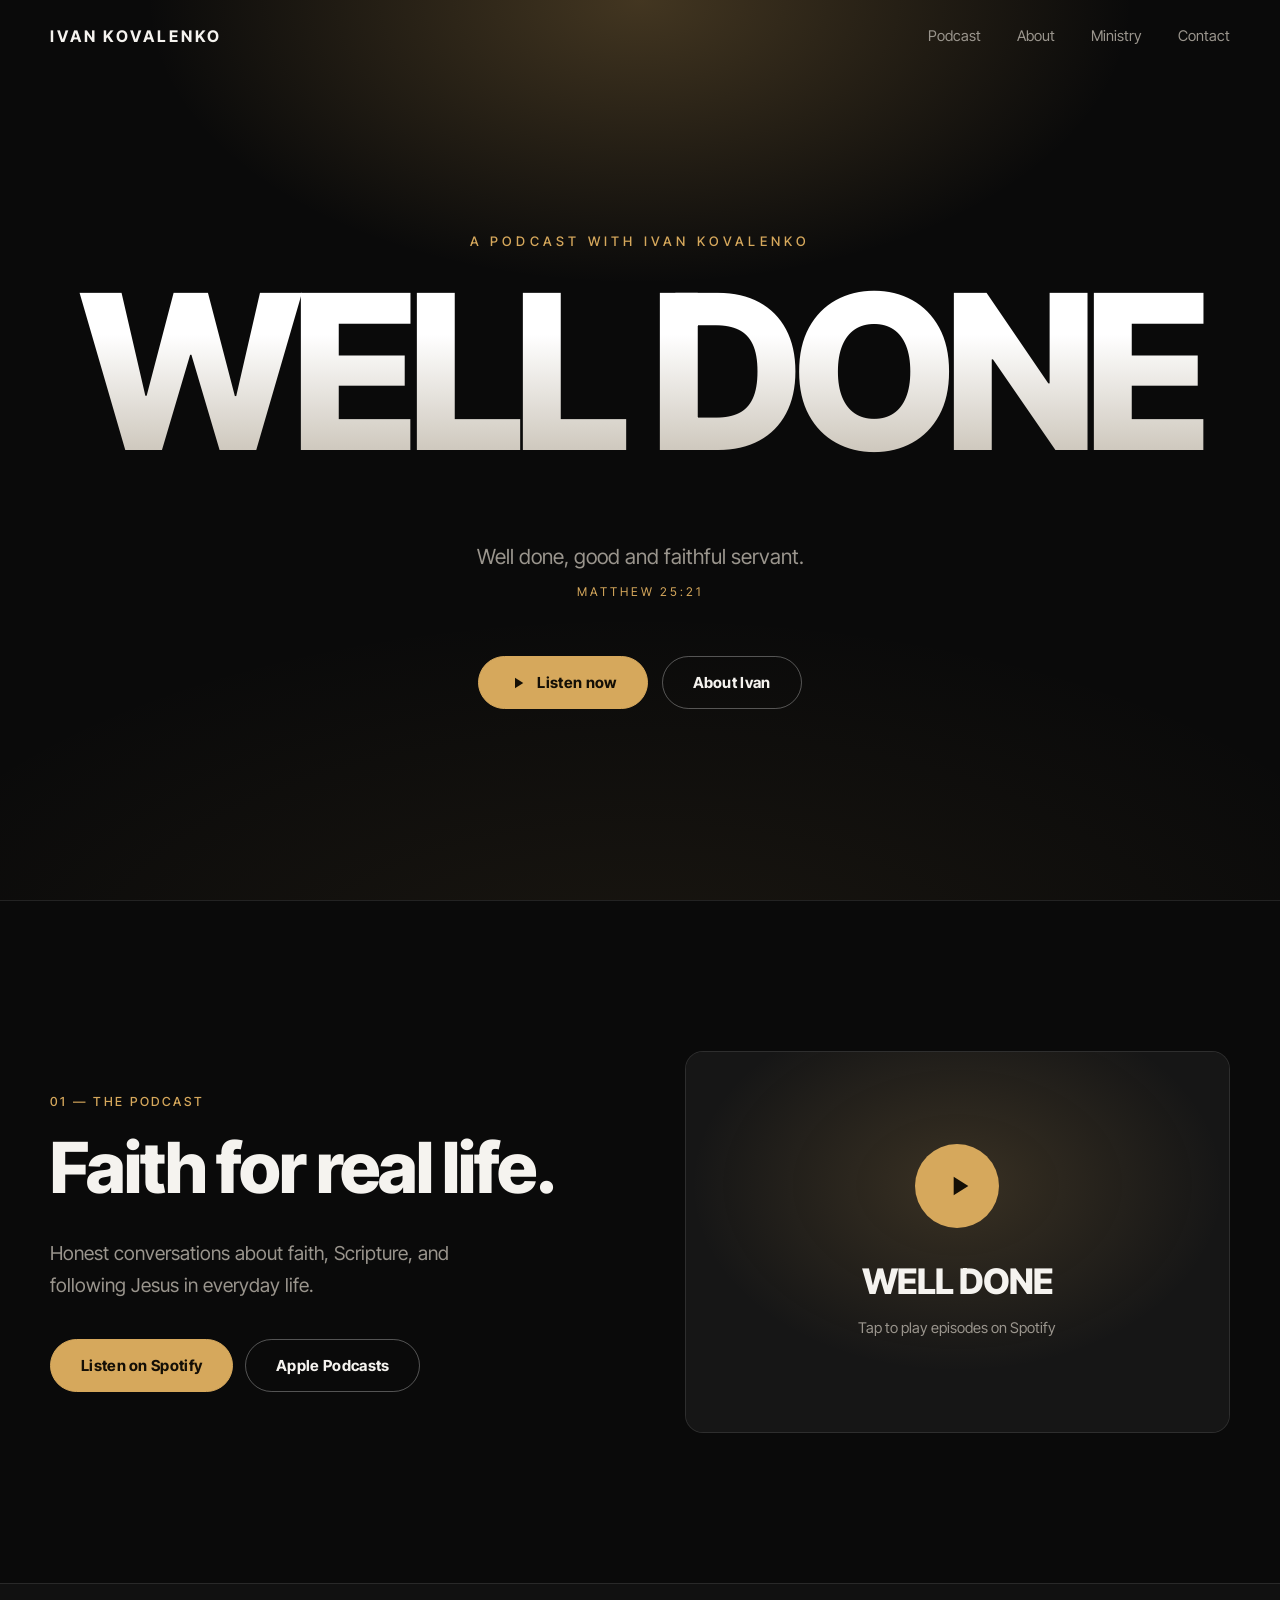
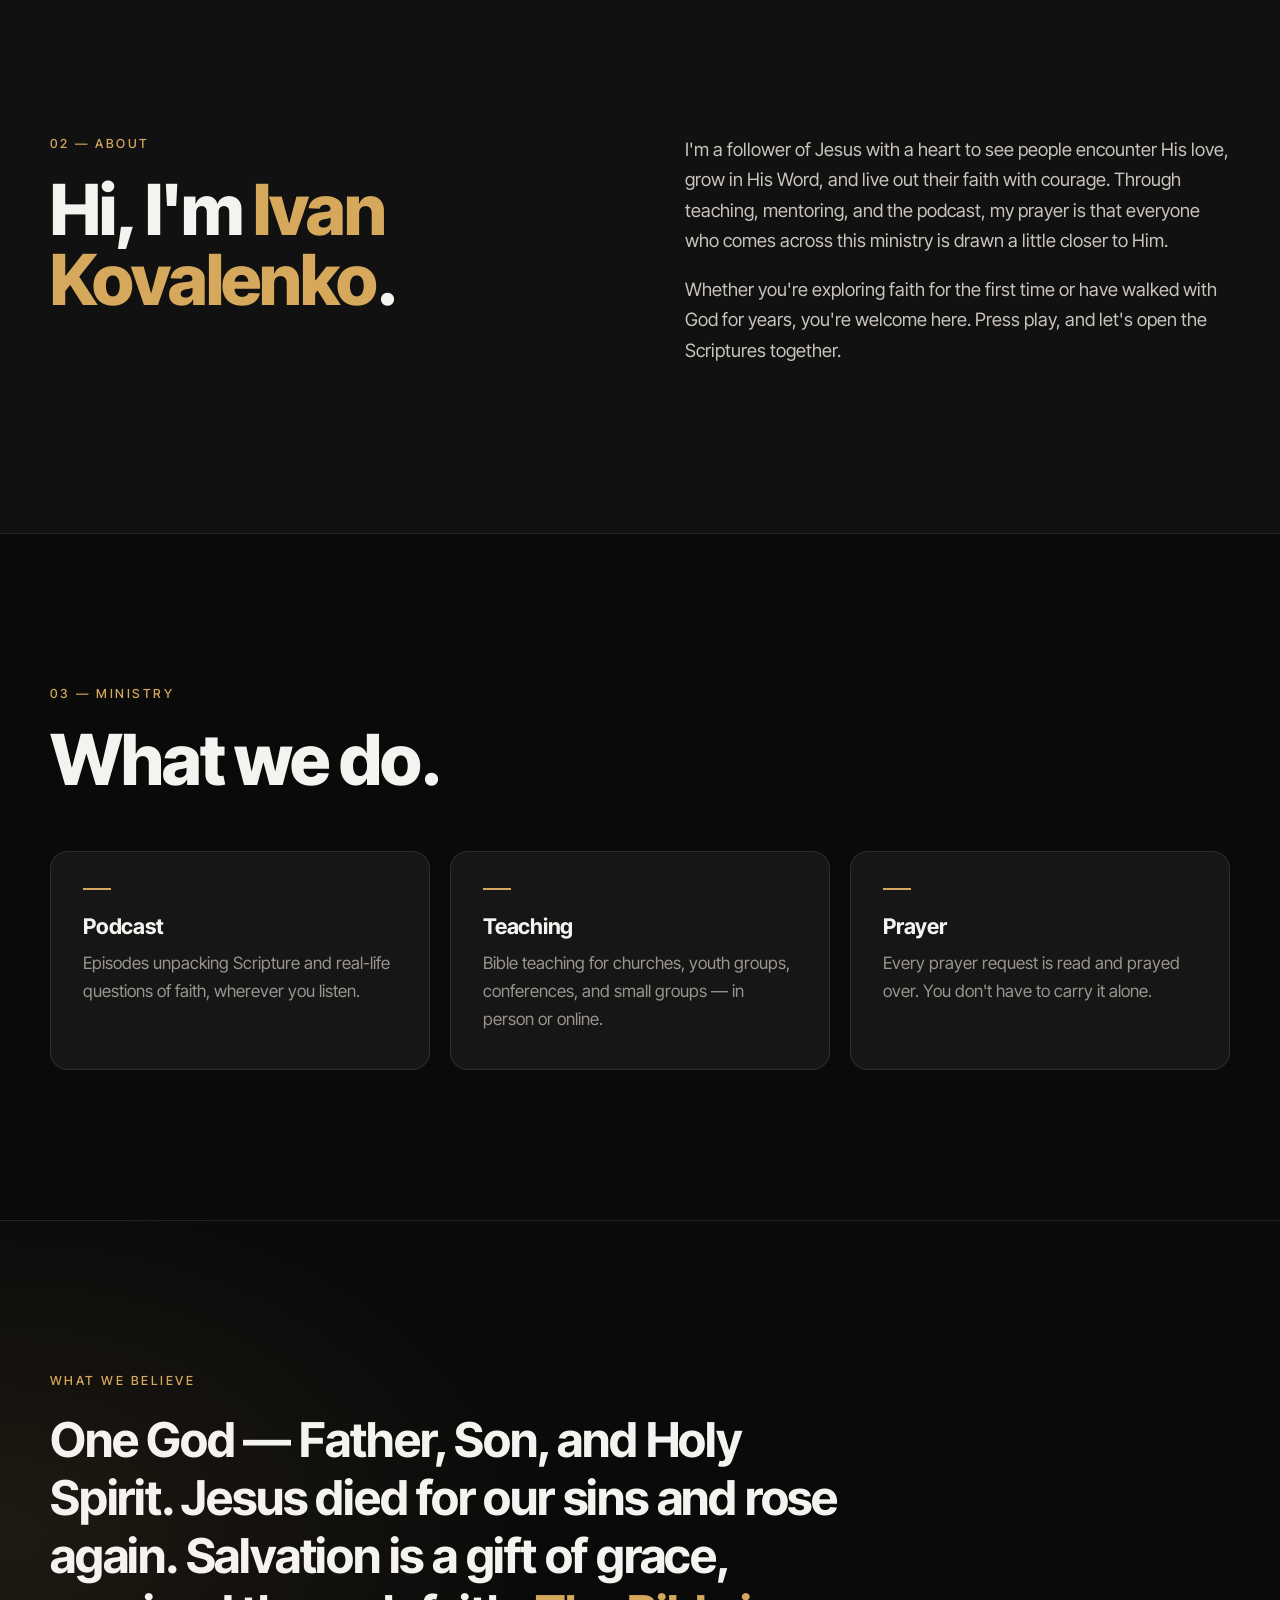
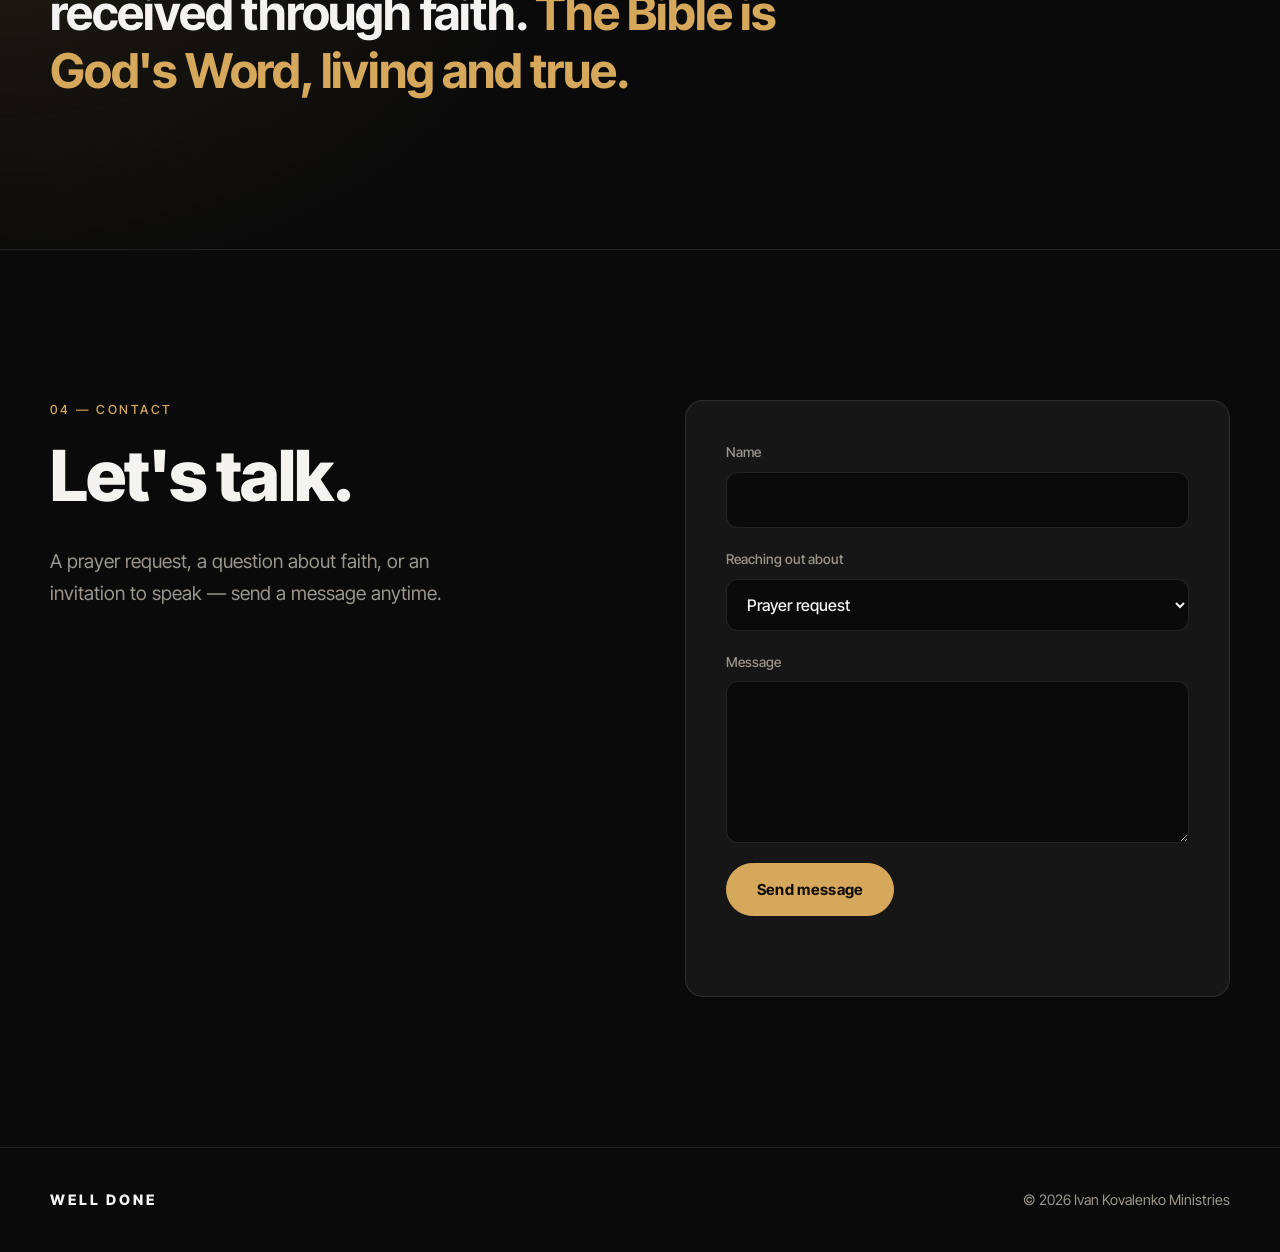
<file: index.html>
<!doctype html>
<html lang="en">
<head>
  <meta charset="utf-8" />
  <meta name="viewport" content="width=device-width, initial-scale=1" />
  <title>Well Done — a podcast with Ivan Kovalenko</title>
  <meta name="description" content="Well Done — a podcast about faith with Ivan Kovalenko. Teaching, encouragement, and prayer." />
  <meta property="og:title" content="Well Done — a podcast with Ivan Kovalenko" />
  <meta property="og:description" content="A podcast about faith, Scripture, and following Jesus in everyday life." />
  <meta property="og:type" content="website" />
  <meta name="theme-color" content="#0a0a0a" />
  <link rel="icon" href="assets/favicon.svg" type="image/svg+xml" />
  <link rel="preconnect" href="https://fonts.googleapis.com" />
  <link rel="preconnect" href="https://fonts.gstatic.com" crossorigin />
  <link href="https://fonts.googleapis.com/css2?family=Inter+Tight:wght@400;500;700;800&display=swap" rel="stylesheet" />
  <link rel="stylesheet" href="styles.css" />
  <script src="config.js" defer></script>
  <script src="main.js" defer></script>
</head>
<body>
  <header class="nav">
    <div class="wrap nav__inner">
      <a class="brand" href="#top" data-site="name">Ivan Kovalenko</a>
      <button class="nav__toggle" aria-expanded="false" aria-controls="nav-links" aria-label="Menu">
        <span></span><span></span>
      </button>
      <nav id="nav-links" class="nav__links">
        <a href="#podcast">Podcast</a>
        <a href="#about">About</a>
        <a href="#ministry">Ministry</a>
        <a href="#contact">Contact</a>
      </nav>
    </div>
  </header>

  <main id="top">
    <!-- HERO -->
    <section class="hero">
      <div class="wrap hero__inner">
        <p class="kicker">A podcast with <span data-site="name">Ivan Kovalenko</span></p>
        <h1 class="hero__title">Well Done</h1>
        <p class="hero__verse"><span data-site="heroVerse.text">Well done, good and faithful servant.</span> <span class="hero__ref" data-site="heroVerse.ref">Matthew 25:21</span></p>
        <div class="actions">
          <a class="btn" href="#podcast">
            <svg viewBox="0 0 24 24" aria-hidden="true"><path fill="currentColor" d="M8 5v14l11-7z"/></svg>
            Listen now
          </a>
          <a class="btn btn--ghost" href="#about">About Ivan</a>
        </div>
      </div>
    </section>

    <!-- PODCAST -->
    <section class="section" id="podcast">
      <div class="wrap split">
        <div>
          <p class="label">01 — The Podcast</p>
          <h2>Faith for real life.</h2>
          <p class="lead" data-site="podcast.description">Honest conversations about faith, Scripture, and following Jesus in everyday life.</p>
          <div class="platforms" id="platforms"></div>
        </div>
        <div class="player" id="player"></div>
      </div>
    </section>

    <!-- ABOUT -->
    <section class="section section--alt" id="about">
      <div class="wrap split split--top">
        <div>
          <p class="label">02 — About</p>
          <h2>Hi, I'm <span class="gold" data-site="name">Ivan Kovalenko</span>.</h2>
        </div>
        <div class="prose">
          <p>
            I'm a follower of Jesus with a heart to see people encounter His love, grow in His Word,
            and live out their faith with courage. Through teaching, mentoring, and the podcast,
            my prayer is that everyone who comes across this ministry is drawn a little closer to Him.
          </p>
          <p>
            Whether you're exploring faith for the first time or have walked with God for years,
            you're welcome here. Press play, and let's open the Scriptures together.
          </p>
        </div>
      </div>
    </section>

    <!-- MINISTRY -->
    <section class="section" id="ministry">
      <div class="wrap">
        <p class="label">03 — Ministry</p>
        <h2>What we do.</h2>
        <div class="pillars">
          <article>
            <h3>Podcast</h3>
            <p>Episodes unpacking Scripture and real-life questions of faith, wherever you listen.</p>
          </article>
          <article>
            <h3>Teaching</h3>
            <p>Bible teaching for churches, youth groups, conferences, and small groups — in person or online.</p>
          </article>
          <article>
            <h3>Prayer</h3>
            <p>Every prayer request is read and prayed over. You don't have to carry it alone.</p>
          </article>
        </div>
      </div>
    </section>

    <!-- BELIEFS -->
    <section class="statement">
      <div class="wrap">
        <p class="label">What we believe</p>
        <p class="statement__text">
          One God — Father, Son, and Holy Spirit. Jesus died for our sins and rose again.
          Salvation is a gift of grace, received through faith. <span class="gold">The Bible is God's Word, living and true.</span>
        </p>
      </div>
    </section>

    <!-- CONTACT -->
    <section class="section" id="contact">
      <div class="wrap split split--top">
        <div>
          <p class="label">04 — Contact</p>
          <h2>Let's talk.</h2>
          <p class="lead">A prayer request, a question about faith, or an invitation to speak — send a message anytime.</p>
          <div class="socials" id="socials"></div>
          <div class="give" id="give" hidden>
            <p>Your generosity keeps the podcast and teaching free for everyone.</p>
            <a class="btn btn--ghost" id="give-link" href="#" target="_blank" rel="noopener">Support the ministry</a>
          </div>
        </div>
        <form class="form" id="contact-form" novalidate>
          <label>Name
            <input name="name" type="text" autocomplete="name" required />
          </label>
          <label>Reaching out about
            <select name="topic">
              <option>Prayer request</option>
              <option>Speaking invitation</option>
              <option>Podcast feedback</option>
              <option>Something else</option>
            </select>
          </label>
          <label>Message
            <textarea name="message" rows="5" required></textarea>
          </label>
          <button class="btn" type="submit">Send message</button>
          <p class="form__note" id="form-note" role="status"></p>
        </form>
      </div>
    </section>
  </main>

  <footer class="footer">
    <div class="wrap footer__inner">
      <p class="footer__mark">Well Done</p>
      <p>© <span id="year">2026</span> <span data-site="ministryName">Ivan Kovalenko Ministries</span></p>
    </div>
  </footer>
</body>
</html>
</file>
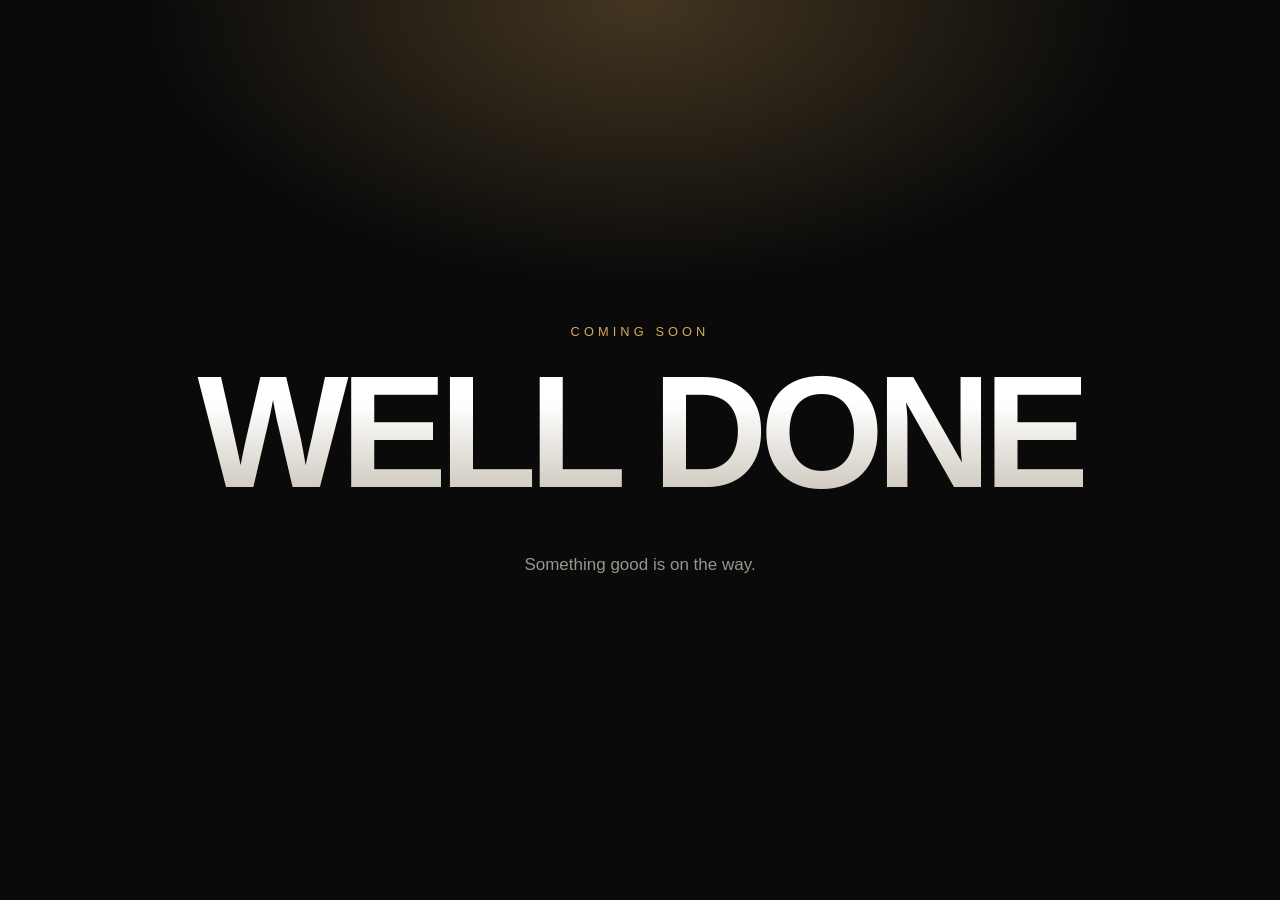
<file: coming-soon.html>
<!doctype html>
<html lang="en">
<head>
  <meta charset="utf-8" />
  <meta name="viewport" content="width=device-width, initial-scale=1" />
  <meta name="robots" content="noindex, nofollow" />
  <title>Well Done — Coming soon</title>
  <meta name="theme-color" content="#0a0a0a" />
  <link rel="icon" href="assets/favicon.svg" type="image/svg+xml" />
  <style>
    :root { --gold: #d6a85c; }
    * { box-sizing: border-box; }
    html, body { height: 100%; margin: 0; }
    body {
      display: grid;
      place-items: center;
      padding: 24px;
      text-align: center;
      color: #f5f3ef;
      font: 400 17px/1.6 -apple-system, BlinkMacSystemFont, "Segoe UI", Roboto, Arial, sans-serif;
      background: radial-gradient(55% 45% at 50% 0%, rgba(214, 168, 92, 0.28), transparent 70%), #0a0a0a;
    }
    .kicker { margin: 0 0 1.6em; font-size: 0.8rem; letter-spacing: 0.32em; text-transform: uppercase; color: var(--gold); }
    h1 {
      margin: 0 0 0.3em;
      font-size: clamp(3.6rem, 15vw, 10rem);
      font-weight: 800;
      line-height: 0.88;
      letter-spacing: -0.05em;
      text-transform: uppercase;
      background: linear-gradient(180deg, #fff 30%, #c9c2b6);
      -webkit-background-clip: text;
      background-clip: text;
      color: transparent;
    }
    p { margin: 0; color: #9a958d; }
  </style>
</head>
<body>
  <main>
    <p class="kicker">Coming soon</p>
    <h1>Well Done</h1>
    <p>Something good is on the way.</p>
  </main>
</body>
</html>
</file>
<file: styles.css>
/* ─────────────────────────────────────────────────────────────
   Well Done — Ivan Kovalenko
   Dark and cinematic: near-black, white, warm gold.
   Static gradients only, no animations, so it stays fast.
   ───────────────────────────────────────────────────────────── */
:root {
  --bg: #0a0a0a;
  --bg-2: #111111;
  --card: #161616;
  --text: #f5f3ef;
  --muted: #9a958d;
  --line: rgba(255, 255, 255, 0.1);
  --gold: #d6a85c;
  --gold-2: #e9c584;
  --font: "Inter Tight", -apple-system, BlinkMacSystemFont, "Segoe UI", Roboto, Arial, sans-serif;
}

*,
*::before,
*::after { box-sizing: border-box; }

html { scroll-behavior: smooth; scroll-padding-top: 72px; -webkit-text-size-adjust: 100%; }

body {
  margin: 0;
  background: var(--bg);
  color: var(--text);
  font: 400 17px/1.65 var(--font);
  -webkit-font-smoothing: antialiased;
}

a { color: inherit; }
h1, h2, h3 { font-weight: 800; line-height: 1; letter-spacing: -0.03em; margin: 0 0 0.5em; }
h2 { font-size: clamp(2.4rem, 6vw, 4.4rem); }
h3 { font-size: 1.35rem; letter-spacing: -0.01em; font-weight: 700; }
p { margin: 0 0 1em; }

.wrap { width: min(1180px, 100% - 40px); margin-inline: auto; }
.gold { color: var(--gold); }

.label {
  font-size: 0.78rem;
  font-weight: 500;
  letter-spacing: 0.2em;
  text-transform: uppercase;
  color: var(--gold);
  margin-bottom: 1.6em;
}
.lead { font-size: clamp(1.08rem, 1.5vw, 1.25rem); color: var(--muted); max-width: 38ch; }

/* ── Buttons ─────────────────────────────────────────────── */
.btn {
  display: inline-flex;
  align-items: center;
  justify-content: center;
  gap: 10px;
  padding: 16px 30px;
  border: 1px solid var(--gold);
  border-radius: 999px;
  background: var(--gold);
  color: #140f06;
  font: 700 0.95rem var(--font);
  letter-spacing: 0.02em;
  text-decoration: none;
  cursor: pointer;
  transition: background 0.2s, color 0.2s, border-color 0.2s;
}
.btn:hover { background: var(--gold-2); border-color: var(--gold-2); }
.btn svg { width: 18px; height: 18px; }
.btn--ghost { background: transparent; color: var(--text); border-color: rgba(255, 255, 255, 0.3); }
.btn--ghost:hover { background: rgba(255, 255, 255, 0.08); border-color: var(--text); }
:focus-visible { outline: 2px solid var(--gold); outline-offset: 3px; }

/* ── Nav ─────────────────────────────────────────────────── */
.nav { position: fixed; inset: 0 0 auto; z-index: 20; border-bottom: 1px solid transparent; transition: background 0.25s, border-color 0.25s; }
.nav.is-scrolled { background: rgba(10, 10, 10, 0.92); border-color: var(--line); }
.nav__inner { display: flex; align-items: center; justify-content: space-between; height: 72px; }
.brand { font-weight: 700; font-size: 1rem; letter-spacing: 0.18em; text-transform: uppercase; text-decoration: none; }
.nav__links { display: flex; gap: 36px; }
.nav__links a { text-decoration: none; font-size: 0.92rem; color: var(--muted); transition: color 0.2s; }
.nav__links a:hover { color: var(--text); }
.nav__toggle { display: none; width: 44px; height: 44px; padding: 12px 10px; border: 0; background: none; cursor: pointer; }
.nav__toggle span { display: block; height: 1.5px; background: var(--text); margin: 6px 0; transition: transform 0.25s; }
.nav__toggle[aria-expanded="true"] span:first-child { transform: translateY(3.75px) rotate(45deg); }
.nav__toggle[aria-expanded="true"] span:last-child { transform: translateY(-3.75px) rotate(-45deg); }

/* ── Hero ────────────────────────────────────────────────── */
.hero {
  min-height: 100svh;
  display: grid;
  align-items: center;
  padding: 120px 0 80px;
  text-align: center;
  /* A single warm spotlight from above, like stage light */
  background:
    radial-gradient(55% 45% at 50% 0%, rgba(214, 168, 92, 0.28), transparent 70%),
    radial-gradient(90% 60% at 50% 110%, rgba(214, 168, 92, 0.08), transparent 70%),
    var(--bg);
}
.kicker {
  font-size: 0.82rem;
  font-weight: 500;
  letter-spacing: 0.32em;
  text-transform: uppercase;
  color: var(--gold);
  margin-bottom: 2em;
}
.hero__title {
  font-size: clamp(4.2rem, 17vw, 13.5rem);
  font-weight: 800;
  line-height: 0.86;
  letter-spacing: -0.05em;
  text-transform: uppercase;
  margin: 0 0 0.35em;
  background: linear-gradient(180deg, #ffffff 30%, #c9c2b6 100%);
  -webkit-background-clip: text;
  background-clip: text;
  color: transparent;
}
.hero__verse { font-size: clamp(1.05rem, 2vw, 1.3rem); color: var(--muted); max-width: 40ch; margin: 0 auto 2.6em; }
.hero__ref { display: block; margin-top: 8px; font-size: 0.75rem; letter-spacing: 0.24em; text-transform: uppercase; color: var(--gold); }
.actions { display: flex; flex-wrap: wrap; justify-content: center; gap: 14px; }

/* ── Sections ────────────────────────────────────────────── */
.section { padding: clamp(88px, 12vw, 150px) 0; border-top: 1px solid var(--line); }
.section--alt { background: var(--bg-2); }
.split { display: grid; grid-template-columns: 1fr 1fr; gap: clamp(40px, 7vw, 100px); align-items: center; }
.split--top { align-items: start; }

.platforms { display: flex; flex-wrap: wrap; gap: 12px; margin-top: 2.2em; }

/* Podcast player: lightweight card that loads Spotify on tap */
.player { border-radius: 18px; overflow: hidden; background: var(--card); border: 1px solid var(--line); }
.player iframe { display: block; width: 100%; height: 352px; border: 0; }
.player iframe.player__apple { height: 450px; }
.player__facade {
  width: 100%;
  min-height: 380px;
  display: grid;
  place-content: center;
  justify-items: center;
  gap: 6px;
  padding: 32px;
  border: 0;
  color: var(--text);
  font: inherit;
  cursor: pointer;
  background: radial-gradient(70% 70% at 50% 35%, rgba(214, 168, 92, 0.18), transparent 70%), var(--card);
}
.player__play {
  width: 84px;
  height: 84px;
  display: grid;
  place-items: center;
  border-radius: 50%;
  background: var(--gold);
  color: #140f06;
  margin-bottom: 18px;
  transition: transform 0.2s;
}
.player__play svg { width: 32px; height: 32px; margin-left: 4px; }
.player__facade:hover .player__play { transform: scale(1.06); }
.player__title { font-size: 2.2rem; font-weight: 800; letter-spacing: -0.03em; text-transform: uppercase; }
.player__sub { color: var(--muted); font-size: 0.92rem; }
.player__empty { padding: 48px 32px; text-align: center; color: var(--muted); }

.prose p { font-size: 1.15rem; color: #c9c4bb; }

/* Ministry pillars */
.pillars { display: grid; grid-template-columns: repeat(3, 1fr); gap: 20px; margin-top: 56px; }
.pillars article { padding: 36px 32px; border: 1px solid var(--line); border-radius: 18px; background: var(--card); }
.pillars h3::before { content: ""; display: block; width: 28px; height: 2px; background: var(--gold); margin-bottom: 26px; }
.pillars p { color: var(--muted); margin: 0; }

/* Beliefs statement */
.statement { padding: clamp(88px, 12vw, 150px) 0; border-top: 1px solid var(--line); background: radial-gradient(60% 80% at 0% 50%, rgba(214, 168, 92, 0.1), transparent 70%), var(--bg); }
.statement__text { font-size: clamp(1.7rem, 4vw, 3rem); font-weight: 700; line-height: 1.2; letter-spacing: -0.025em; max-width: 26ch; margin: 0; }

/* Contact */
.socials { display: flex; flex-wrap: wrap; gap: 24px; margin-top: 1.8em; }
.socials a { font-weight: 600; text-decoration: none; border-bottom: 1px solid var(--gold); }
.give { margin-top: 40px; padding-top: 28px; border-top: 1px solid var(--line); }
.give p { color: var(--muted); }

.form { display: grid; gap: 20px; padding: clamp(24px, 4vw, 40px); background: var(--card); border: 1px solid var(--line); border-radius: 18px; }
.form label { display: grid; gap: 8px; font-size: 0.85rem; font-weight: 500; color: var(--muted); }
.form input,
.form select,
.form textarea {
  font: inherit;
  font-size: 1rem;
  color: var(--text);
  background: var(--bg);
  border: 1px solid var(--line);
  border-radius: 12px;
  padding: 14px 16px;
}
.form select option { background: var(--bg); }
.form input:focus,
.form select:focus,
.form textarea:focus { outline: none; border-color: var(--gold); }
.form textarea { resize: vertical; }
.form .btn { justify-self: start; }
.form__note { margin: 0; min-height: 1.4em; font-size: 0.9rem; color: var(--gold-2); }

/* Footer */
.footer { border-top: 1px solid var(--line); padding: 40px 0; color: var(--muted); font-size: 0.9rem; }
.footer__inner { display: flex; justify-content: space-between; align-items: center; gap: 16px; flex-wrap: wrap; }
.footer p { margin: 0; }
.footer__mark { font-weight: 800; letter-spacing: 0.2em; text-transform: uppercase; color: var(--text); }

/* ── Responsive ──────────────────────────────────────────── */
@media (max-width: 860px) {
  .split { grid-template-columns: 1fr; }
  .pillars { grid-template-columns: 1fr; }
}

@media (max-width: 680px) {
  .nav__toggle { display: block; }
  .nav__links {
    display: none;
    position: absolute;
    inset: 72px 0 auto;
    flex-direction: column;
    gap: 0;
    padding: 8px 20px 20px;
    background: var(--bg);
    border-bottom: 1px solid var(--line);
  }
  .nav__links.is-open { display: flex; }
  .nav__links a { padding: 15px 0; font-size: 1.05rem; color: var(--text); border-bottom: 1px solid var(--line); }
  .actions .btn { flex: 1 1 100%; }
}

@media (prefers-reduced-motion: reduce) {
  html { scroll-behavior: auto; }
  * { transition: none !important; }
}
</file>
